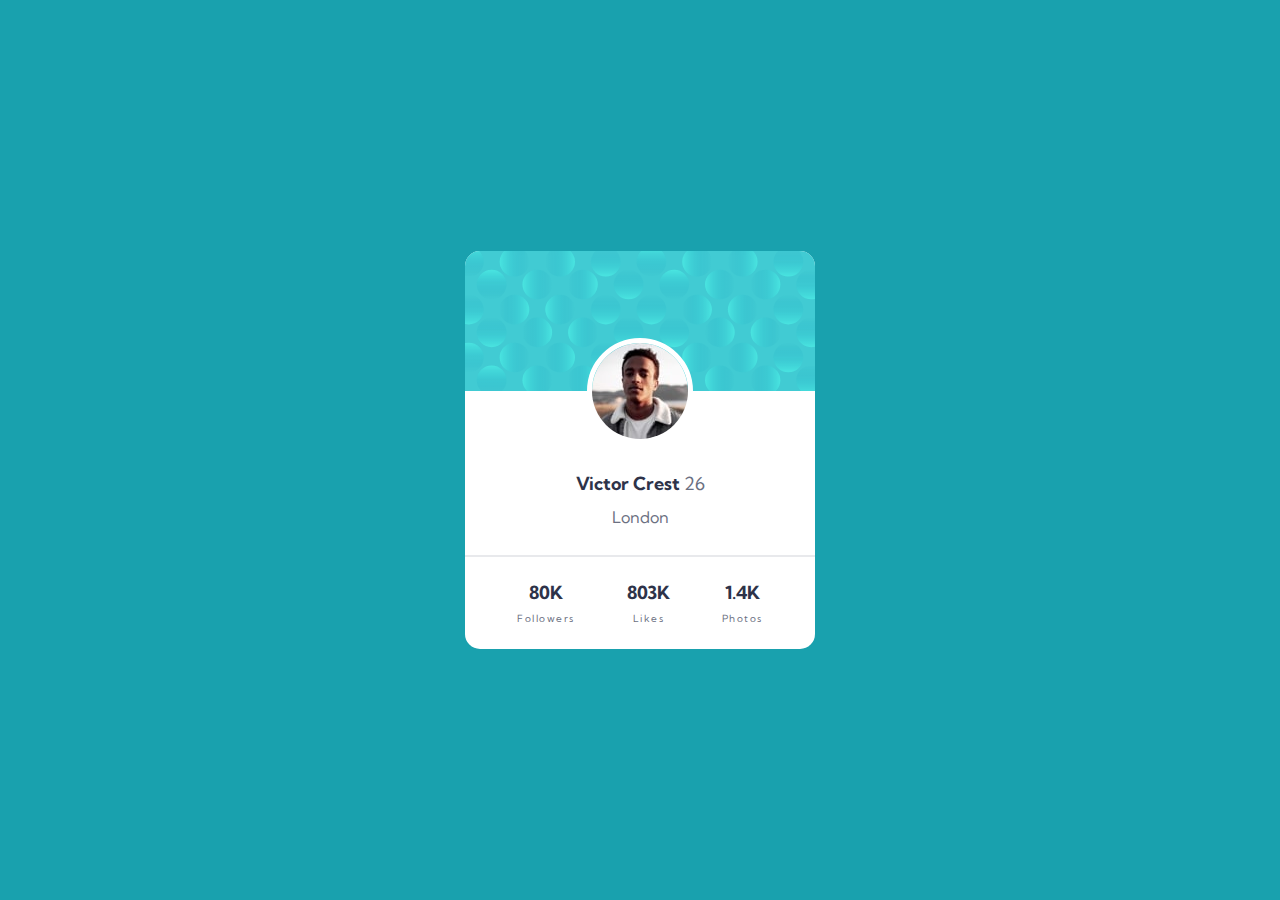
<file: 6_PROJETO_PERFIL/index.html>
<!DOCTYPE html>
<html lang="en">
<head>
    <meta charset="UTF-8">
    <meta name="viewport" content="width=device-width, initial-scale=1.0">
    <title>Projeto Perfil</title>
    <link href='https://fonts.googleapis.com/css?family=Kumbh Sans' rel='stylesheet'>
    <link rel="stylesheet" href="style.css" />
</head>
<body>
    <main>
        <section>
            <div class="fundo-oval">
                <img src="./bg-pattern-card.svg" alt="fundo oval">
            </div>
            <div class="info">
                <div class="info_top">
                    <img src="./image.jpg" alt="imagem do victor">

                    <h1>Victor Crest <span>26</span></h1>

                    <p>London</p>
                </div>

                <hr>

                <div class="info_bottom">
                    <div>
                        <strong>80K</strong>
                        <p>Followers</p>
                    </div>

                    <div>
                        <strong>803K</strong>
                        <p>Likes</p>
                    </div>
                    
                    <div>
                        <strong>1.4K</strong>
                        <p>Photos</p>
                    </div>
                </div>
            </div>
        </section>
    </main>
</body>
</html>
</file>
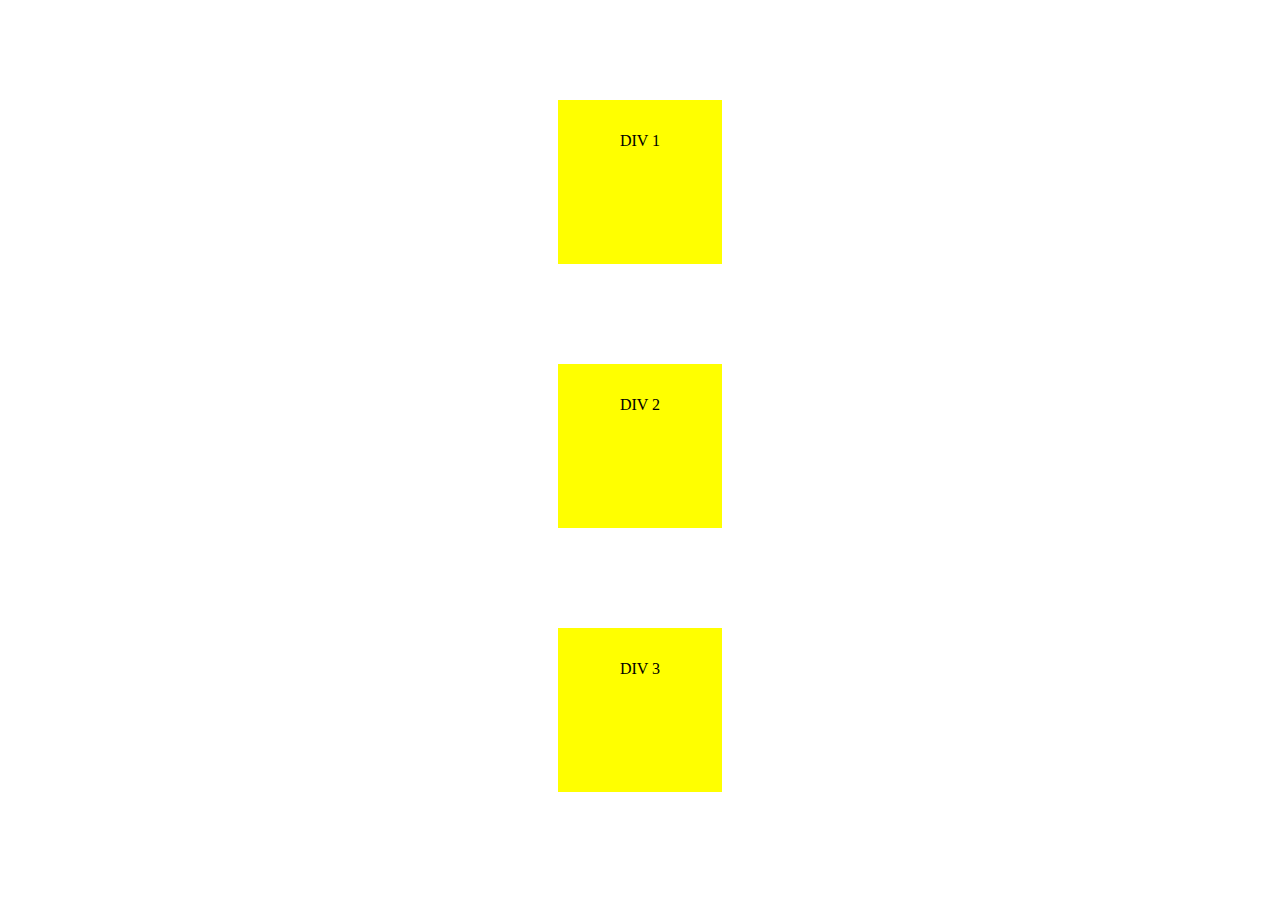
<file: 8_ATIVIDADE_DIPLAY/index.html>
<!DOCTYPE html>
<html lang="en">
<head>
    <meta charset="UTF-8">
    <meta name="viewport" content="width=device-width, initial-scale=1.0">
    <title>Atividade</title>
    <link rel="stylesheet" href="style.css">
</head>
<body>
    <section>
        <div>
            DIV 1
        </div>
        <div>
            DIV 2
        </div>
        <div>
            DIV 3
        </div>
    </section>
</body>
</html>
</file>
<file: 6_PROJETO_PERFIL/style.css>
* {
    margin: 0;
    padding: 0;
    box-sizing: border-box;
    font-family: 'Kumbh Sans', sans-serif;
    -webkit-font-smoothing: antialiased;
}

:root {
    --main-bg: #19A1AE;
    --card-bg: #fff;
    --title: #2E3349;
    --text: #6B7082;
    --border: #E8E9EC;
}

body {
    background: var(--main-bg);
    height: 100vh;
    display: flex;
    justify-content: center;
    align-items: center;
}

main  {
    width: 100%;
    max-width: 21.875rem;
}

section {
    background: var(--card-bg);
    border-radius: 0.9375rem;
}

.fundo-oval img {
    border-radius: 0.9375rem 0.9375rem 0 0;
    display: block;
    width: 100%;
}

.info_top {
    text-align: center;
}

.info_top img {
    margin-top: -3.3125rem;
    border: 5px solid var(--card-bg);
    border-radius: 50%;
    margin-bottom: 1.5rem;
}

.info_top h1 {
    font-size: 1.125rem;
    color: var(--title);
    margin-bottom: 0.8rem;
}

.info_top h1 span {
    color: var(--text);
    font-weight: 400;
}

.info_top p {
    color: var(--text);
    font-size: 0.875;
    margin-bottom: 1.75rem;
}

hr {
    border: 1px solid var(--border );
}

.info_bottom {
    display: flex;
    justify-content: space-evenly;
    padding-block: 1.5rem;
}

.info_bottom div {
    text-align: center;
}

.info_bottom div strong {
    font-size: 1.125rem;
    color: var(--title);
}

.info_bottom div p {
    margin-top: 0.5rem;
    font-size: 0.625rem;
    color: var(--text);
    letter-spacing: 0.09375rem;
}
</file>
<file: 8_ATIVIDADE_DIPLAY/style.css>
section {
    width: 600px;
    margin-inline: auto;
}

div {
    width: 100px;
    height: 100px;
    margin-inline: auto;
    margin-top: 100px;
    text-align: center;
    padding: 2rem;
    background-color: yellow;
}
</file>
